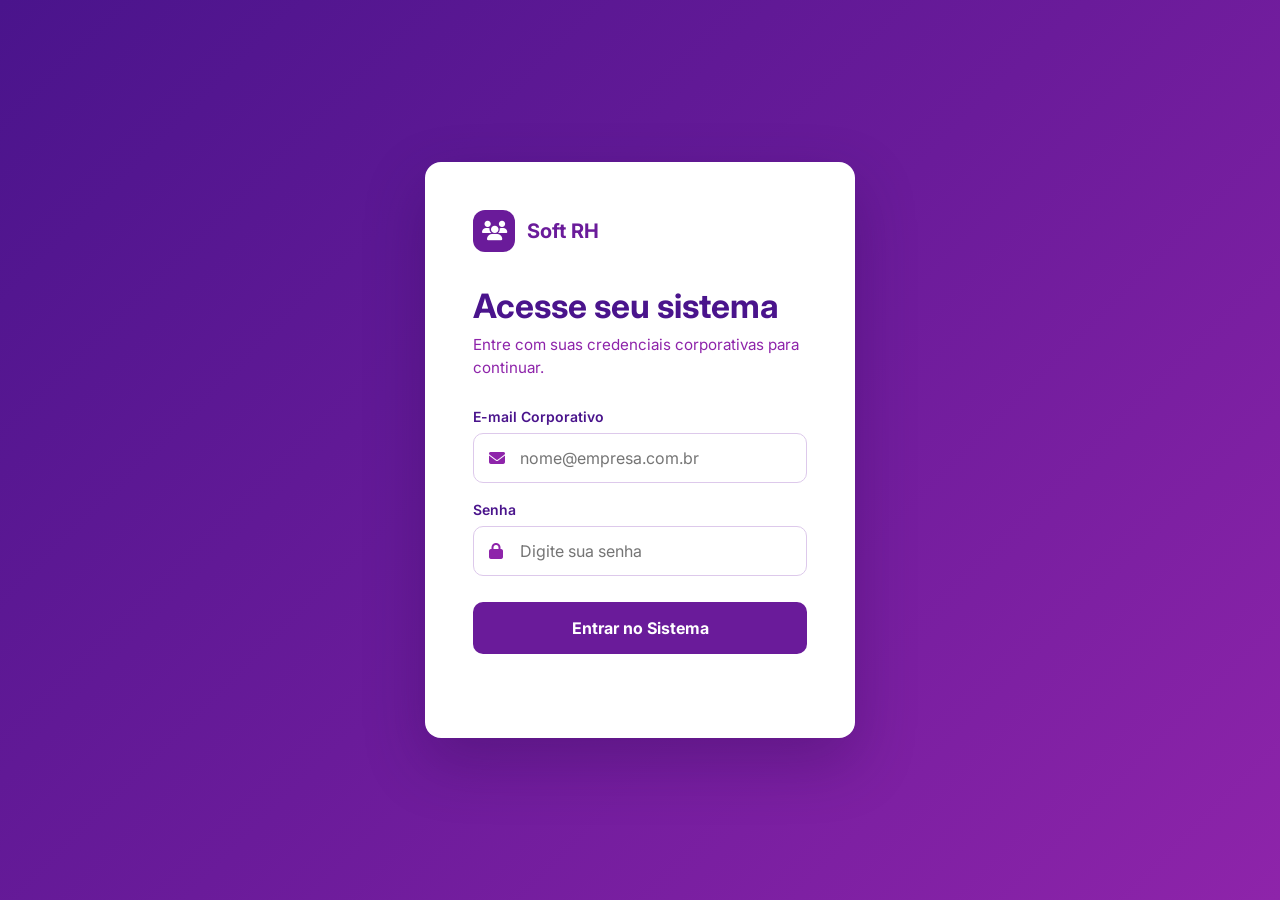
<file: login.html>
<!DOCTYPE html>
<html lang="pt-BR">
<head>
    <meta charset="UTF-8">
    <meta name="viewport" content="width=device-width, initial-scale=1.0">
    <meta name="description" content="Acesso ao sistema Soft RH">
    <title>Login | Soft RH</title>
    <link rel="preconnect" href="https://fonts.googleapis.com">
    <link rel="preconnect" href="https://fonts.gstatic.com" crossorigin>
    <link href="https://fonts.googleapis.com/css2?family=Inter:wght@400;500;600;700&display=swap" rel="stylesheet">
    <link rel="stylesheet" href="https://cdnjs.cloudflare.com/ajax/libs/font-awesome/6.4.0/css/all.min.css">
    <style>
        :root {
            --purple: #6a1b9a;
            --purple-dark: #4a148c;
            --purple-light: #8e24aa;
            --purple-pale: #f5effb;
            --white: #ffffff;
            --error: #c62828;
            --radius: 16px;
        }

        * {
            box-sizing: border-box;
            margin: 0;
            padding: 0;
        }

        body {
            min-height: 100vh;
            display: grid;
            place-items: center;
            padding: 24px;
            color: var(--purple-dark);
            background: linear-gradient(135deg, var(--purple-dark), var(--purple), var(--purple-light));
            font-family: 'Inter', sans-serif;
        }

        .login-shell {
            width: min(100%, 430px);
        }

        .login-card {
            padding: clamp(28px, 7vw, 48px);
            border-radius: var(--radius);
            background: var(--white);
            box-shadow: 0 24px 60px rgba(38, 8, 72, 0.28);
        }

        .brand {
            display: flex;
            align-items: center;
            gap: 12px;
            margin-bottom: 34px;
            color: var(--purple);
            font-size: 1.25rem;
            font-weight: 700;
        }

        .brand-icon {
            display: grid;
            width: 42px;
            height: 42px;
            place-items: center;
            border-radius: 12px;
            color: var(--white);
            background: var(--purple);
        }

        h1 {
            margin-bottom: 8px;
            color: var(--purple-dark);
            font-size: clamp(1.7rem, 5vw, 2.1rem);
            line-height: 1.2;
        }

        .intro {
            margin-bottom: 28px;
            color: var(--purple-light);
            font-size: 0.95rem;
            line-height: 1.5;
        }

        .form-group {
            margin-bottom: 18px;
        }

        label {
            display: block;
            margin-bottom: 8px;
            color: var(--purple-dark);
            font-size: 0.875rem;
            font-weight: 600;
        }

        .input-wrap {
            position: relative;
        }

        .input-wrap i {
            position: absolute;
            top: 50%;
            left: 16px;
            color: var(--purple-light);
            transform: translateY(-50%);
        }

        input {
            width: 100%;
            min-height: 50px;
            padding: 0 16px 0 46px;
            border: 1px solid #ddc9eb;
            border-radius: 10px;
            outline: none;
            color: var(--purple-dark);
            background: var(--white);
            font: inherit;
            transition: border-color 0.2s ease, box-shadow 0.2s ease;
        }

        input:focus {
            border-color: var(--purple);
            box-shadow: 0 0 0 3px rgba(106, 27, 154, 0.14);
        }

        .submit-button {
            width: 100%;
            min-height: 52px;
            margin-top: 8px;
            border: 0;
            border-radius: 10px;
            cursor: pointer;
            color: var(--white);
            background: var(--purple);
            font: inherit;
            font-weight: 700;
            transition: background 0.2s ease, transform 0.2s ease;
        }

        .submit-button:hover {
            background: var(--purple-dark);
            transform: translateY(-1px);
        }

        .submit-button:focus-visible {
            outline: 3px solid var(--purple-light);
            outline-offset: 3px;
        }

        .error-message {
            min-height: 22px;
            margin-top: 14px;
            color: var(--error);
            font-size: 0.875rem;
            font-weight: 600;
            text-align: center;
        }

        @media (max-width: 420px) {
            body {
                padding: 16px;
            }

            .login-card {
                padding: 28px 22px;
            }
        }
    </style>
</head>
<body>
    <main class="login-shell">
        <section class="login-card" aria-labelledby="login-title">
            <div class="brand">
                <span class="brand-icon" aria-hidden="true"><i class="fas fa-users"></i></span>
                <span>Soft RH</span>
            </div>

            <h1 id="login-title">Acesse seu sistema</h1>
            <p class="intro">Entre com suas credenciais corporativas para continuar.</p>

            <form id="loginForm" novalidate>
                <div class="form-group">
                    <label for="email">E-mail Corporativo</label>
                    <div class="input-wrap">
                        <i class="fas fa-envelope" aria-hidden="true"></i>
                        <input type="email" id="email" name="email" autocomplete="username" placeholder="nome@empresa.com.br" required>
                    </div>
                </div>

                <div class="form-group">
                    <label for="senha">Senha</label>
                    <div class="input-wrap">
                        <i class="fas fa-lock" aria-hidden="true"></i>
                        <input type="password" id="senha" name="senha" autocomplete="current-password" placeholder="Digite sua senha" required>
                    </div>
                </div>

                <button class="submit-button" type="submit">Entrar no Sistema</button>
                <p class="error-message" id="errorMessage" role="alert" aria-live="polite"></p>
            </form>
        </section>
    </main>

    <script>
        const loginForm = document.getElementById('loginForm');
        const errorMessage = document.getElementById('errorMessage');

        loginForm.addEventListener('submit', (event) => {
            event.preventDefault();

            const email = document.getElementById('email').value.trim();
            const senha = document.getElementById('senha').value;

            if (email === 'admin@softrh.com.br' && senha === 'admin123') {
                localStorage.setItem('softrh_autenticado', 'true');
                localStorage.setItem('softrh_login_time', Date.now().toString());
                window.location.href = 'index.html';
                return;
            }

            errorMessage.textContent = 'E-mail ou senha inválidos.';
        });
    </script>
</body>
</html>
</file>
